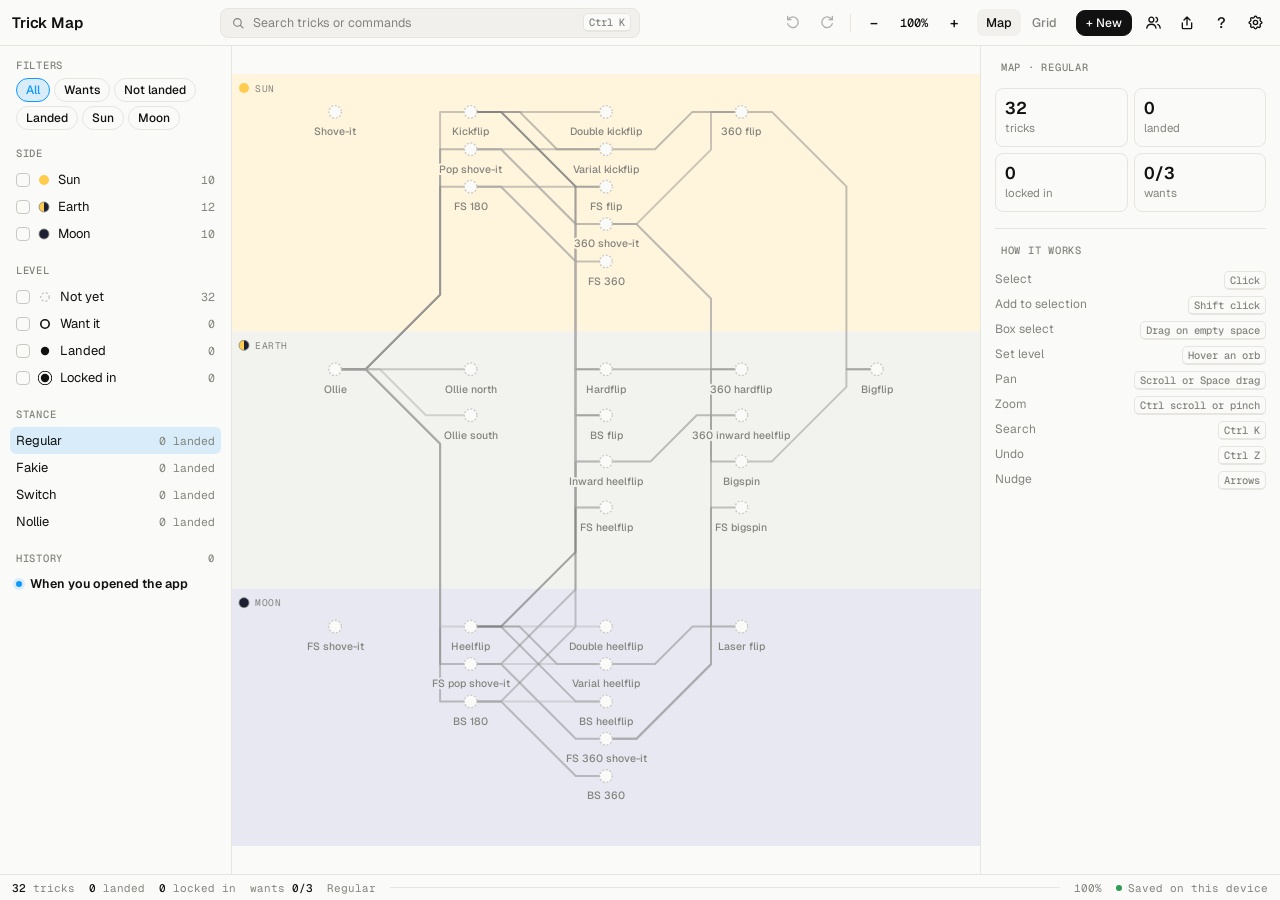
<file: index.html>
<!doctype html>
<html lang="en">
<head>
<meta charset="utf-8">
<meta name="viewport" content="width=device-width,initial-scale=1,viewport-fit=cover">
<meta name="theme-color" content="#111110" media="(prefers-color-scheme: dark)">
<meta name="theme-color" content="#fafaf8" media="(prefers-color-scheme: light)">
<meta name="apple-mobile-web-app-capable" content="yes">
<meta name="mobile-web-app-capable" content="yes">
<meta name="apple-mobile-web-app-status-bar-style" content="black-translucent">
<meta name="apple-mobile-web-app-title" content="Trick Map">
<meta name="description" content="Map your flatground skate tricks: Sun, Earth and Moon.">
<title>Trick Map</title>
<link rel="manifest" href="manifest.webmanifest">
<link rel="apple-touch-icon" href="icons/apple-touch-icon.png">
<link rel="icon" type="image/png" href="icons/icon-192.png">
<link rel="preconnect" href="https://fonts.googleapis.com">
<link rel="preconnect" href="https://fonts.gstatic.com" crossorigin>
<link rel="stylesheet" href="https://fonts.googleapis.com/css2?family=Geist:wght@400;500;600&family=Geist+Mono:wght@400;500&display=swap">
<link rel="stylesheet" href="css/base.css">
<link rel="stylesheet" href="css/components.css">
<link rel="stylesheet" href="css/app.css">
<script>
  // Phone or PC layout, decided before first paint.
  document.documentElement.classList.add(matchMedia("(pointer: coarse)").matches && !matchMedia("(hover: hover)").matches ? "phone" : "pc");
</script>
<script type="module" src="js/app/main.js"></script>
</head>
<body class="px">
<header class="px-bar">
  <h1 class="px-title">Trick Map</h1>
  <button class="px-search" type="button" id="searchBtn" aria-label="Search tricks and commands">
    <svg width="14" height="14" viewBox="0 0 24 24" aria-hidden="true"><circle cx="11" cy="11" r="6.5" fill="none" stroke="currentColor" stroke-width="2"/><path d="M16 16l4.5 4.5" stroke="currentColor" stroke-width="2" stroke-linecap="round"/></svg>
    <span>Search tricks or commands</span><kbd id="searchKbd">⌘K</kbd>
  </button>
  <div class="px-bar-r">
    <button class="px-ib" type="button" id="searchIcon" aria-label="Search tricks and commands"><svg width="16" height="16" viewBox="0 0 24 24" aria-hidden="true"><circle cx="11" cy="11" r="6.5" fill="none" stroke="currentColor" stroke-width="2"/><path d="M16 16l4.5 4.5" stroke="currentColor" stroke-width="2" stroke-linecap="round"/></svg></button>
    <button class="px-ib" type="button" id="undoBtn" aria-label="Undo"><svg width="16" height="16" viewBox="0 0 24 24" aria-hidden="true"><path d="M9 7H4V2M4.5 7.5A8 8 0 1 1 4 13" fill="none" stroke="currentColor" stroke-width="2" stroke-linecap="round" stroke-linejoin="round"/></svg></button>
    <button class="px-ib" type="button" id="redoBtn" aria-label="Redo"><svg width="16" height="16" viewBox="0 0 24 24" aria-hidden="true"><path d="M15 7h5V2M19.5 7.5A8 8 0 1 0 20 13" fill="none" stroke="currentColor" stroke-width="2" stroke-linecap="round" stroke-linejoin="round"/></svg></button>
    <span class="px-sep"></span>
    <div class="px-zoom" id="zoomCtl">
      <button class="px-ib" type="button" data-zoom="-1" aria-label="Zoom out">−</button>
      <button class="px-zv" type="button" data-zoom="fit" title="Zoom to fit (F)">100%</button>
      <button class="px-ib" type="button" data-zoom="1" aria-label="Zoom in">+</button>
    </div>
    <button class="px-ib px-selmode" type="button" id="selMode" aria-pressed="false" aria-label="Select several">
      <svg width="16" height="16" viewBox="0 0 24 24" aria-hidden="true"><rect x="3.5" y="3.5" width="17" height="17" rx="2" fill="none" stroke="currentColor" stroke-width="1.8" stroke-dasharray="3 2.5"/><path d="M10 10l8 3-3.5 1.5L13 18z" fill="currentColor"/></svg>
    </button>
    <div class="seg px-views" id="views" role="group" aria-label="View"></div>
    <button class="btn primary small" type="button" id="newTrick" aria-label="New trick">+ New</button>
    <button class="px-ib" type="button" id="friendsBtn" aria-label="Friends" title="Friends">
      <svg width="17" height="17" viewBox="0 0 24 24" fill="none" stroke="currentColor" stroke-width="1.9" stroke-linecap="round" stroke-linejoin="round" aria-hidden="true"><circle cx="9" cy="8" r="3.5"/><path d="M2.5 20c.6-3.6 3.2-5.5 6.5-5.5s5.9 1.9 6.5 5.5"/><path d="M15.5 4.7a3.5 3.5 0 0 1 0 6.6M18 14.8c2 .7 3.2 2.5 3.5 5.2"/></svg>
    </button>
    <button class="px-ib" type="button" id="shareBtn" aria-label="Share story image or profile card">
      <svg width="16" height="16" viewBox="0 0 24 24" fill="none" stroke="currentColor" stroke-width="2" stroke-linecap="round" stroke-linejoin="round" aria-hidden="true"><path d="M12 3v12M7.5 7.5 12 3l4.5 4.5"/><path d="M5 12v7a1.5 1.5 0 0 0 1.5 1.5h11A1.5 1.5 0 0 0 19 19v-7"/></svg>
    </button>
    <button class="px-ib" type="button" id="helpBtn" aria-label="Keyboard shortcuts">?</button>
    <div class="gearwrap">
      <button class="px-ib gear" type="button" aria-label="Settings" aria-expanded="false">
        <svg width="17" height="17" viewBox="0 0 24 24" fill="none" stroke="currentColor" stroke-width="1.9" stroke-linecap="round" stroke-linejoin="round" aria-hidden="true"><path d="M10.3 4.3c.4-1.7 3-1.7 3.4 0a1.7 1.7 0 0 0 2.6 1.1c1.5-.9 3.3.8 2.4 2.4a1.7 1.7 0 0 0 1 2.5c1.8.4 1.8 3 0 3.4a1.7 1.7 0 0 0-1 2.6c.9 1.5-.9 3.3-2.4 2.4a1.7 1.7 0 0 0-2.6 1c-.4 1.8-3 1.8-3.4 0a1.7 1.7 0 0 0-2.6-1c-1.5.9-3.3-.9-2.4-2.4a1.7 1.7 0 0 0-1-2.6c-1.8-.4-1.8-3 0-3.4a1.7 1.7 0 0 0 1-2.5c-.9-1.6.9-3.3 2.4-2.4a1.7 1.7 0 0 0 2.6-1.1z"/><circle cx="12" cy="12" r="3"/></svg>
        <span class="dot" hidden></span>
      </button>
      <div class="settings" hidden></div>
    </div>
  </div>
</header>

<div class="px-main">
  <aside class="px-side" id="side" aria-label="Filters and history"></aside>
  <main class="px-canvas" id="canvas">
    <div class="px-map" id="map"></div>
    <div class="px-grid" id="grid" hidden></div>
  </main>
  <aside class="px-insp" id="insp" aria-label="Inspector"></aside>
</div>
<footer class="px-status" id="status" aria-live="polite"></footer>
<div class="px-toast" id="toast" role="status" aria-live="polite"></div>
<noscript>Trick Map needs JavaScript turned on.</noscript>
</body>
</html>
</file>
<file: css/base.css>
/* Design tokens and shared controls for Trick Map and the lab versions. */
:root {
  --bg: #fafaf8;
  --fg: #111111;
  --muted: #84847e;
  --faint: #c9c8c2;
  --line: #e6e5e0;
  --chip: #f1f0ec;
  --sheet: #ffffff;
  --sunband: #fff4dc;
  --earthband: #f2f2ee;
  --moonband: #e7e8f1;
  --danger: #d6402f;
  --ok: #2f9a52;
  --shadow: 0 12px 36px rgba(0, 0, 0, .18);
  --sans: "Geist", system-ui, -apple-system, "Segoe UI", sans-serif;
  --mono: "Geist Mono", ui-monospace, Menlo, monospace;
  --safe-t: env(safe-area-inset-top, 0px);
  --safe-r: env(safe-area-inset-right, 0px);
  --safe-b: env(safe-area-inset-bottom, 0px);
  --safe-l: env(safe-area-inset-left, 0px);
  color-scheme: light;
}
@media (prefers-color-scheme: dark) {
  :root:not([data-theme="light"]) {
    --bg: #111110; --fg: #f0f0ec; --muted: #8e8e88; --faint: #4b4b47; --line: #272725; --chip: #1c1c1a; --sheet: #1a1a19;
    --sunband: #241f13; --earthband: #171716; --moonband: #12131c; --danger: #ff6a5a; --ok: #4cc174;
    --shadow: 0 12px 36px rgba(0, 0, 0, .5);
    color-scheme: dark;
  }
}
:root[data-theme="dark"] {
  --bg: #111110; --fg: #f0f0ec; --muted: #8e8e88; --faint: #4b4b47; --line: #272725; --chip: #1c1c1a; --sheet: #1a1a19;
  --sunband: #241f13; --earthband: #171716; --moonband: #12131c; --danger: #ff6a5a; --ok: #4cc174;
  --shadow: 0 12px 36px rgba(0, 0, 0, .5);
  color-scheme: dark;
}

*, *::before, *::after { box-sizing: border-box; }
html { -webkit-text-size-adjust: 100%; -webkit-tap-highlight-color: transparent; }
body { margin: 0; background: var(--bg); color: var(--fg); font: 14px/1.45 var(--sans); }
[hidden] { display: none !important; }
button, input, select, textarea { font: inherit; color: inherit; }
button { cursor: pointer; }
button:focus-visible, input:focus-visible, select:focus-visible, textarea:focus-visible, a:focus-visible, summary:focus-visible {
  outline: 2px solid var(--fg); outline-offset: 2px;
}

.mono { font-family: var(--mono); font-size: 11px; color: var(--muted); text-transform: uppercase; letter-spacing: .06em; }
.hint { font-size: 12px; color: var(--muted); margin: 0; }
.hint.error { color: var(--danger); }

.seg { display: flex; gap: 2px; flex-wrap: wrap; align-items: center; }
.seg button { border: 0; background: none; color: var(--muted); font: 500 13px var(--sans); padding: 6px 10px; border-radius: 7px; }
.seg button[aria-pressed="true"] { color: var(--fg); background: var(--chip); }

.btn {
  display: inline-flex; align-items: center; justify-content: center; gap: 6px;
  border: 1px solid var(--line); background: none; color: var(--fg); border-radius: 9px;
  padding: 7px 12px; font: 500 13px var(--sans); text-decoration: none; white-space: nowrap;
}
.btn.primary { background: var(--fg); color: var(--bg); border-color: var(--fg); }
.btn.danger { color: var(--danger); }
.btn.small { padding: 4px 9px; font-size: 12px; }
.btn:disabled { opacity: .45; cursor: default; }

.chips { display: flex; flex-wrap: wrap; gap: 5px; }
.chip {
  border: 1px solid var(--line); background: none; color: var(--fg); border-radius: 999px;
  padding: 4px 10px; font: 500 12px var(--sans); display: inline-flex; gap: 5px; align-items: center;
}
.chip i { width: 8px; height: 8px; border-radius: 50%; flex: 0 0 auto; }
.chip:disabled { opacity: .4; cursor: default; }

.legend { display: flex; gap: 14px; flex-wrap: wrap; font-size: 12px; color: var(--muted); align-items: center; }
.legend span { display: inline-flex; align-items: center; gap: 5px; }

/* Level picker (hover on PC, hold on phone) */
.pop {
  position: fixed; z-index: 60; background: var(--sheet); border: 1px solid var(--line); border-radius: 12px;
  box-shadow: var(--shadow); padding: 7px; display: flex; flex-direction: column; gap: 6px; width: max-content; max-width: calc(100vw - 16px);
}
.pop .pt { font-size: 12px; font-weight: 600; padding: 0 2px; }
.pop .pt span { color: var(--muted); font-weight: 500; }
.pop .pt.warn { color: var(--danger); }
.pop .pr { display: flex; gap: 3px; }
.pop button {
  border: 1px solid var(--line); background: none; color: var(--fg); border-radius: 8px; padding: 7px 9px;
  font: 500 12px var(--sans); white-space: nowrap;
}
.pop button[aria-pressed="true"] { background: var(--fg); color: var(--bg); border-color: var(--fg); }
.pop button small { opacity: .6; font-size: 11px; }

@media (prefers-reduced-motion: reduce) {
  *, *::before, *::after { animation-duration: .01ms !important; animation-iteration-count: 1 !important; transition-duration: .01ms !important; scroll-behavior: auto !important; }
}
</file>
<file: css/components.css>
/* Components: map view, stance grid, bottom sheet, trick breakdown, foot
   editor, restore points and the ingredient editor. */

/* ---------- map view ---------- */
.mv { position: relative; overflow: hidden; touch-action: none; overscroll-behavior: contain; }
.mv svg { display: block; -webkit-user-select: none; user-select: none; -webkit-touch-callout: none; }
.mv text { font-family: var(--sans); }
.mv .mv-bandtext { font-family: var(--mono); fill: var(--muted); letter-spacing: .6px; }
.mv .orb { cursor: grab; touch-action: none; }
.mv .orb.dragging { cursor: grabbing; }
.mv-marquee { position: absolute; border: 1px solid var(--acc, var(--fg)); background: color-mix(in srgb, var(--acc, var(--fg)) 12%, transparent); pointer-events: none; z-index: 3; }

/* ---------- stance grid ---------- */
.grid { display: flex; flex-direction: column; min-width: 340px; }
.grow { display: grid; grid-template-columns: minmax(0, 1fr) repeat(4, 60px); align-items: center; border-bottom: 1px solid var(--line); }
.ghead { position: sticky; top: 0; z-index: 1; background: var(--bg); font: 500 11px var(--mono); color: var(--muted); text-transform: uppercase; letter-spacing: .05em; padding: 8px 0; }
.ghead span { text-align: center; }
.ghead .on { color: var(--fg); }
.gband { display: flex; align-items: center; gap: 6px; font: 500 11px var(--mono); text-transform: uppercase; letter-spacing: .06em; color: var(--muted); padding: 12px 12px 6px; }
.gband.sun { background: var(--sunband); }
.gband.earth { background: var(--earthband); }
.gband.moon { background: var(--moonband); }
.gname { display: flex; align-items: center; gap: 8px; border: 0; background: none; color: var(--fg); font: 500 14px var(--sans); text-align: left; padding: 14px 12px; min-width: 0; }
.gname span { overflow: hidden; text-overflow: ellipsis; white-space: nowrap; }
.gname i { width: 9px; height: 9px; border-radius: 50%; flex: 0 0 auto; }
.gcell { border: 0; background: none; display: grid; place-items: center; height: 52px; -webkit-touch-callout: none; user-select: none; }
.gcell:hover { background: var(--chip); }
.gempty { padding: 28px 16px; color: var(--muted); text-align: center; }
@media (max-width: 560px) {
  .grow { grid-template-columns: minmax(0, 1fr) repeat(4, 48px); }
  .gname { font-size: 13px; padding: 12px 8px 12px 12px; }
  .gname span { white-space: normal; overflow: visible; line-height: 1.25; }
  .ghead { font-size: 10px; }
}

/* ---------- bottom sheet ---------- */
.sheet {
  position: fixed; left: 0; right: 0; bottom: 0; z-index: 40; background: var(--sheet); border-top: 1px solid var(--line);
  border-radius: 18px 18px 0 0; box-shadow: 0 -10px 40px rgba(0, 0, 0, .18); max-height: 72vh; overflow-y: auto; overscroll-behavior: contain;
  padding: 6px max(16px, var(--safe-r)) calc(18px + var(--safe-b)) max(16px, var(--safe-l));
  transform: translateY(100%); transition: transform .32s cubic-bezier(.32, .72, 0, 1);
}
.sheet.open { transform: none; }
.sheet.dragging { transition: none; }
.sheet .grab { display: block; width: 100%; height: 22px; border: 0; background: none; padding: 0; cursor: grab; touch-action: none; }
.sheet .grab::before { content: ""; display: block; width: 38px; height: 5px; border-radius: 3px; background: var(--faint); margin: 7px auto 0; }
.sheet.dialog { z-index: 50; box-shadow: 0 -10px 40px rgba(0, 0, 0, .18), 0 0 0 100vmax rgba(0, 0, 0, .4); }

/* ---------- trick breakdown ---------- */
.sin { max-width: 620px; margin: 0 auto; display: flex; flex-direction: column; gap: 16px; }
.shead { display: flex; gap: 10px; align-items: flex-start; justify-content: space-between; }
.shead h2 { margin: 2px 0 0; font-size: 19px; font-weight: 600; }
.nameinput { font: 600 19px var(--sans); color: var(--fg); background: none; border: 0; border-bottom: 1px dashed var(--faint); padding: 2px 0; width: 100%; min-width: 0; }
.x { border: 0; background: none; color: var(--muted); font-size: 26px; line-height: 1; padding: 0 4px; }
.sec { display: flex; flex-direction: column; gap: 7px; }
.sec + .sec { border-top: 1px solid var(--line); padding-top: 14px; }
.side { display: grid; grid-template-columns: repeat(3, 1fr); gap: 4px; }
.side button { border: 1px solid var(--line); background: none; color: var(--fg); border-radius: 8px; padding: 8px 4px; font: 500 13px var(--sans); }
.side button[aria-pressed="true"] { background: var(--fg); color: var(--bg); border-color: var(--fg); }
.ing { display: flex; align-items: center; gap: 10px; padding: 7px 0; border-bottom: 1px solid var(--line); }
.ing i { width: 10px; height: 10px; border-radius: 50%; flex: 0 0 auto; }
.ing .nm { flex: 1; min-width: 0; }
.ing small { color: var(--muted); font-size: 11px; margin-left: 6px; }
.step { display: flex; align-items: center; gap: 2px; }
.step button { width: 30px; height: 30px; border: 1px solid var(--line); background: none; color: var(--fg); border-radius: 8px; font: 500 15px var(--sans); }
.step button:disabled { opacity: .35; }
.step span { width: 24px; text-align: center; font: 500 13px var(--mono); }
.addrow { display: flex; gap: 6px; }
.addrow select { flex: 1; min-width: 0; font: 500 13px var(--sans); padding: 7px 8px; border-radius: 8px; border: 1px solid var(--line); background: var(--bg); color: var(--fg); }
.row { display: flex; gap: 8px; flex-wrap: wrap; }

/* ---------- foot editor ---------- */
.deck { width: 100%; max-width: 520px; display: block; border-radius: 14px; background: #e9a800; touch-action: none; }
.deck .shoe { cursor: grab; touch-action: none; }
.deck .shoe.on .sole { stroke: var(--acc, #0d99ff); stroke-width: 4.5; }
.footctl { display: flex; align-items: center; gap: 10px; flex-wrap: wrap; }
.footctl input[type=range] { flex: 1; min-width: 140px; accent-color: var(--fg); }

/* ---------- restore points and restore dialog ---------- */
.points { display: flex; flex-direction: column; }
.point { display: flex; align-items: center; justify-content: space-between; gap: 10px; padding: 11px 0; border-bottom: 1px solid var(--line); }
.point div { min-width: 0; }
.point b { display: block; font-weight: 600; font-size: 14px; }
.point span { font-size: 12px; color: var(--muted); }
.summary { display: grid; grid-template-columns: repeat(3, 1fr); gap: 8px; }
.summary div { border: 1px solid var(--line); border-radius: 10px; padding: 10px; }
.summary b { display: block; font: 600 20px var(--sans); font-variant-numeric: tabular-nums; }
.summary span { font-size: 12px; color: var(--muted); }

/* ---------- ingredient editor ---------- */
.irows { display: flex; flex-direction: column; gap: 6px; }
.irow { display: grid; grid-template-columns: minmax(0, 1fr) 112px 30px; gap: 6px; align-items: center; }
.irow input[type=text], .irow select { font: 500 13px var(--sans); padding: 7px 8px; border-radius: 8px; border: 1px solid var(--line); background: var(--bg); color: var(--fg); min-width: 0; width: 100%; }
input[type=color] { width: 32px; height: 30px; border: 0; padding: 0; background: none; cursor: pointer; }
.del { border: 0; background: none; color: var(--muted); font-size: 18px; }
.sidecolors { display: flex; gap: 14px; flex-wrap: wrap; font-size: 13px; }
.sidecolors label { display: flex; align-items: center; gap: 6px; }
@media (max-width: 560px) { .irow { grid-template-columns: minmax(0, 1fr) 92px 28px; } }
</file>
<file: css/app.css>
/* Trick Map app layout (px- classes).
   PC: toolbar, filters on the left, the map, the inspector on the right and
   a status bar. Phone or narrow window (.compact): toolbar, a row of filter chips, the map
   full screen, and the inspector in a bottom sheet. */

.px {
  --acc: #0d99ff;
  --acc-soft: color-mix(in srgb, #0d99ff 14%, transparent);
  --hover: color-mix(in srgb, var(--fg) 6%, transparent);
  height: 100dvh; overflow: hidden; display: grid; grid-template-rows: auto minmax(0, 1fr) auto; font-size: 13px;
}
html:has(body.px) { height: 100%; overflow: hidden; overscroll-behavior: none; }

/* ---------- toolbar ---------- */
.px-bar {
  display: grid; grid-template-columns: auto minmax(120px, 1fr) auto; align-items: center; gap: 10px;
  height: calc(46px + var(--safe-t)); padding: var(--safe-t) max(10px, var(--safe-r)) 0 max(12px, var(--safe-l));
  border-bottom: 1px solid var(--line); background: var(--bg); position: relative; z-index: 20;
}
.px-title { margin: 0; font: 600 15px var(--sans); letter-spacing: -.01em; white-space: nowrap; overflow: hidden; text-overflow: ellipsis; min-width: 0; }
.px-bar-r { display: flex; align-items: center; justify-content: flex-end; gap: 4px; min-width: 0; }
.px-search {
  display: flex; align-items: center; gap: 8px; height: 30px; padding: 0 8px 0 10px; border: 1px solid var(--line); border-radius: 8px;
  background: var(--chip); color: var(--muted); font: 400 12.5px var(--sans); width: 100%; max-width: 420px; justify-self: center; text-align: left;
}
.px-search span { flex: 1; overflow: hidden; text-overflow: ellipsis; white-space: nowrap; }
.px-search:hover { color: var(--fg); }
kbd { font: 500 10.5px var(--mono); color: var(--muted); border: 1px solid var(--line); border-bottom-width: 2px; border-radius: 5px; padding: 1px 5px; background: var(--bg); white-space: nowrap; }
.px-ib { position: relative; width: 30px; height: 30px; display: grid; place-items: center; border: 0; border-radius: 7px; background: none; color: var(--fg); font: 500 15px var(--sans); flex: 0 0 auto; }
.px-ib:hover:not(:disabled) { background: var(--hover); }
.px-ib:disabled { opacity: .32; cursor: default; }
.px-ib[aria-pressed="true"], .px-ib[aria-expanded="true"] { background: var(--acc-soft); color: var(--acc); }
.px-sep { width: 1px; height: 18px; background: var(--line); margin: 0 4px; }
.px-zoom { display: flex; align-items: center; }
.px-zv { border: 0; background: none; color: var(--fg); font: 500 12px var(--mono); width: 50px; height: 30px; border-radius: 7px; }
.px-zv:hover { background: var(--hover); }
.px-views { margin: 0 4px; flex-wrap: nowrap; }
.px-views button { padding: 5px 9px; font-size: 12.5px; }
.px-selmode, #searchIcon { display: none; }
#newTrick { margin: 0 2px; }

/* ---------- three panes ---------- */
.px-main { display: grid; grid-template-columns: 232px minmax(0, 1fr) 300px; min-height: 0; }
.px-side, .px-insp { overflow-y: auto; background: var(--bg); min-height: 0; overscroll-behavior: contain; }
.px-side { border-right: 1px solid var(--line); padding: 12px 10px 24px; display: flex; flex-direction: column; gap: 16px; }
.px-insp { border-left: 1px solid var(--line); padding: 14px 14px 28px; display: flex; flex-direction: column; gap: 16px; }
.px-canvas { position: relative; min-width: 0; min-height: 0; background: var(--bg); }
.px-map { position: absolute; inset: 0; }
.px-grid { position: absolute; inset: 0; overflow: auto; -webkit-overflow-scrolling: touch; }

.px-h { font: 500 10.5px var(--mono); text-transform: uppercase; letter-spacing: .07em; color: var(--muted); padding: 0 6px 6px; display: flex; justify-content: space-between; align-items: center; }
.px-h button { border: 0; background: none; color: var(--muted); font: 500 10.5px var(--mono); text-transform: uppercase; letter-spacing: .07em; padding: 0; }
.px-h button:hover { color: var(--fg); }
.px-opt {
  display: flex; align-items: center; gap: 8px; width: 100%; border: 0; background: none; color: var(--fg); text-align: left;
  font: 400 13px var(--sans); padding: 5px 6px; border-radius: 6px; white-space: nowrap;
}
.px-opt:hover { background: var(--hover); }
.px-opt[aria-pressed="true"] { background: var(--acc-soft); }
.px-opt .n { margin-left: auto; font: 400 11.5px var(--mono); color: var(--muted); }
.px-opt .box { width: 14px; height: 14px; border-radius: 4px; border: 1.5px solid var(--faint); flex: 0 0 auto; display: grid; place-items: center; }
.px-opt[aria-pressed="true"] .box { background: var(--acc); border-color: var(--acc); }
.px-opt[aria-pressed="true"] .box::after { content: ""; width: 7px; height: 4px; border: 2px solid #fff; border-top: 0; border-right: 0; transform: rotate(-45deg) translate(1px, -1px); }
.px-opt svg { flex: 0 0 auto; }
.px-presets { display: flex; flex-wrap: wrap; gap: 4px; padding: 0 6px; }
.px-presets button { border: 1px solid var(--line); background: none; color: var(--fg); border-radius: 999px; padding: 3px 9px; font: 500 12px var(--sans); }
.px-presets button:hover { background: var(--hover); }
.px-presets button[aria-pressed="true"] { border-color: var(--acc); color: var(--acc); background: var(--acc-soft); }

.px-hist { display: flex; flex-direction: column; }
.px-hist button { display: flex; gap: 8px; align-items: center; border: 0; background: none; color: var(--fg); font: 400 12.5px var(--sans); padding: 4px 6px; border-radius: 6px; text-align: left; }
.px-hist button:hover { background: var(--hover); }
.px-hist button::before { content: ""; width: 6px; height: 6px; border-radius: 50%; background: var(--faint); flex: 0 0 auto; }
.px-hist button.now { font-weight: 600; }
.px-hist button.now::before { background: var(--acc); box-shadow: 0 0 0 3px var(--acc-soft); }
.px-hist button.redo { color: var(--muted); }
.px-hist button.redo::before { background: none; border: 1px solid var(--faint); }
.px-hist span { overflow: hidden; text-overflow: ellipsis; white-space: nowrap; }
.px-empty { color: var(--muted); font-size: 12.5px; padding: 0 6px; }

/* ---------- inspector ---------- */
.px-sec { display: flex; flex-direction: column; gap: 8px; }
.px-sec + .px-sec { border-top: 1px solid var(--line); padding-top: 14px; }
.px-title-in { display: flex; flex-direction: column; gap: 2px; }
.px-title-in input { font: 600 17px var(--sans); color: var(--fg); background: none; border: 1px solid transparent; border-radius: 6px; padding: 3px 5px; margin: 0 -6px; width: calc(100% + 12px); }
.px-title-in input:hover { border-color: var(--line); }
.px-title-in input:focus { border-color: var(--acc); outline: none; }
.px-title-in b { font: 600 17px var(--sans); }
.px-key { font: 400 11.5px var(--mono); color: var(--muted); }
.px-kv { display: grid; grid-template-columns: 70px minmax(0, 1fr); gap: 6px 8px; align-items: center; }
.px-kv > span { color: var(--muted); font-size: 12px; }
.px-feet .deck { max-width: none; border-radius: 10px; }
.px-feet .footctl { gap: 8px; margin-top: 8px; }
.px-feet .footctl input[type=range] { min-width: 120px; }
.px-seg3 { display: grid; grid-template-columns: repeat(3, 1fr); gap: 2px; background: var(--chip); border-radius: 7px; padding: 2px; }
.px-seg3 button { border: 0; background: none; color: var(--muted); font: 500 12px var(--sans); padding: 4px; border-radius: 5px; }
.px-seg3 button[aria-pressed="true"] { background: var(--bg); color: var(--fg); box-shadow: 0 1px 2px rgba(0, 0, 0, .2); }
.px-lv { display: grid; grid-template-columns: 1fr; gap: 2px; }
.px-lvrow { display: flex; align-items: center; gap: 8px; padding: 4px 6px; border-radius: 6px; font-size: 12.5px; cursor: default; -webkit-user-select: none; user-select: none; -webkit-touch-callout: none; }
.px-lvrow:hover { background: var(--hover); }
.px-lvrow .st { width: 54px; color: var(--muted); }
.px-lvrow.cur .st { color: var(--fg); font-weight: 500; }
.px-chips { display: flex; flex-wrap: wrap; gap: 4px; }
.px-chips .chip { font-size: 11.5px; padding: 3px 8px; }
.px-align { display: grid; grid-template-columns: repeat(4, 1fr); gap: 4px; }
.px-align button { height: 30px; border: 1px solid var(--line); background: none; color: var(--fg); border-radius: 6px; display: grid; place-items: center; }
.px-align button:hover:not(:disabled) { background: var(--hover); }
.px-align button:disabled { opacity: .3; }
.px-actions { display: flex; flex-wrap: wrap; gap: 6px; }
.px-actions .btn { font-size: 12px; padding: 5px 9px; }
.px-stat { display: grid; grid-template-columns: 1fr 1fr; gap: 6px; }
.px-stat div { border: 1px solid var(--line); border-radius: 8px; padding: 8px 9px; }
.px-stat b { display: block; font: 600 17px var(--sans); font-variant-numeric: tabular-nums; }
.px-stat span { font-size: 11.5px; color: var(--muted); }
.px-tips { display: flex; flex-direction: column; gap: 6px; color: var(--muted); font-size: 12px; }
.px-tips div { display: flex; justify-content: space-between; gap: 8px; }
.sheet .px-insp-body { display: flex; flex-direction: column; gap: 14px; padding-bottom: 8px; }

/* ---------- status bar ---------- */
.px-status {
  display: flex; align-items: center; gap: 14px; height: calc(26px + var(--safe-b)); padding: 0 max(12px, var(--safe-r)) var(--safe-b) max(12px, var(--safe-l));
  border-top: 1px solid var(--line); background: var(--bg); font: 400 11px var(--mono); color: var(--muted); white-space: nowrap; overflow: hidden;
}
.px-status b { color: var(--fg); font-weight: 500; }
.px-status .grow { flex: 1; }
.px-status .ok::before { content: ""; display: inline-block; width: 6px; height: 6px; border-radius: 50%; background: var(--ok); margin-right: 6px; vertical-align: 1px; }
.px-status .warn { color: var(--danger); }

/* ---------- map ---------- */
.px.panning .px-map, .px.panning .px-map .orb { cursor: grab; }
.px-selring { fill: none; stroke: var(--acc); stroke-width: 2; }

/* ---------- command palette and shortcuts ---------- */
.px-pal { position: fixed; inset: 0; z-index: 70; display: flex; justify-content: center; align-items: flex-start; padding: calc(70px + var(--safe-t)) 12px 12px; background: rgba(0, 0, 0, .35); }
.px-pal-box { width: min(620px, 100%); background: var(--sheet); border: 1px solid var(--line); border-radius: 12px; box-shadow: 0 24px 80px rgba(0, 0, 0, .45); overflow: hidden; display: flex; flex-direction: column; max-height: min(520px, calc(100dvh - 100px)); animation: px-in .14s ease-out; }
@keyframes px-in { from { transform: translateY(-6px) scale(.985); opacity: 0; } }
.px-pal-in { display: flex; align-items: center; gap: 10px; padding: 0 14px; border-bottom: 1px solid var(--line); }
.px-pal-in input { flex: 1; border: 0; background: none; color: var(--fg); font: 400 15.5px var(--sans); padding: 14px 0; min-width: 0; }
.px-pal-in input:focus { outline: none; }
.px-pal-list { overflow-y: auto; padding: 6px; }
.px-pal-group { font: 500 10.5px var(--mono); text-transform: uppercase; letter-spacing: .07em; color: var(--muted); padding: 8px 8px 4px; }
.px-pal-item { display: flex; align-items: center; gap: 10px; width: 100%; border: 0; background: none; color: var(--fg); text-align: left; font: 400 13.5px var(--sans); padding: 8px 10px; border-radius: 7px; }
.px-pal-item.on { background: var(--acc-soft); }
.px-pal-item .sub { margin-left: auto; color: var(--muted); font-size: 12px; white-space: nowrap; }
.px-pal-item mark { background: none; color: var(--acc); font-weight: 600; }
.px-pal-item i { width: 9px; height: 9px; border-radius: 50%; flex: 0 0 auto; }
.px-pal-item .ic { width: 16px; text-align: center; color: var(--muted); flex: 0 0 auto; }
.px-pal-foot { display: flex; gap: 14px; padding: 8px 14px; border-top: 1px solid var(--line); color: var(--muted); font-size: 11.5px; }
.px-pal-empty { padding: 22px; text-align: center; color: var(--muted); }
.px-keys { display: grid; grid-template-columns: 1fr auto; gap: 8px 18px; padding: 16px; font-size: 13px; }
.px-keys span:nth-child(even) { text-align: right; }

.px-toast { position: fixed; left: 50%; bottom: calc(40px + var(--safe-b)); transform: translate(-50%, 8px); opacity: 0; transition: .18s; z-index: 65; background: var(--fg); color: var(--bg); border-radius: 8px; padding: 7px 12px; font-size: 12.5px; pointer-events: none; max-width: 90vw; text-align: center; }
.px-toast.on { opacity: 1; transform: translate(-50%, 0); }
.px-toast b { font-weight: 600; }

/* ---------- settings (gear) ---------- */
.gearwrap { position: relative; }
.gear .dot { position: absolute; top: 4px; right: 4px; width: 7px; height: 7px; border-radius: 50%; background: var(--danger); box-shadow: 0 0 0 2px var(--bg); }
.settings {
  position: absolute; right: 0; top: 38px; z-index: 55; background: var(--sheet); border: 1px solid var(--line); border-radius: 14px;
  box-shadow: var(--shadow); padding: 14px; display: flex; flex-direction: column; gap: 12px; width: 320px; max-width: calc(100vw - 20px);
  max-height: calc(100dvh - 70px); overflow-y: auto; overscroll-behavior: contain; font-size: 14px;
}
.prefs { display: flex; flex-direction: column; gap: 8px; }
.prefs .seg { flex-wrap: nowrap; }
.prefs .seg .mono { width: 62px; flex: 0 0 auto; }
.setsec { display: flex; flex-direction: column; gap: 8px; border-top: 1px solid var(--line); padding-top: 12px; }
.setsec .row .btn { flex: 1; }
.linkrow { display: flex; justify-content: space-between; align-items: center; width: 100%; border: 0; background: none; color: var(--fg); padding: 4px 0; font: 500 13px var(--sans); text-decoration: none; text-align: left; }
.linkrow::after { content: "›"; color: var(--muted); font-size: 18px; line-height: 1; }
.backupstate { display: flex; gap: 8px; align-items: flex-start; font-size: 12.5px; }
.backupstate b { font-weight: 600; }
.backupstate.warn::before { content: ""; flex: 0 0 auto; width: 8px; height: 8px; margin-top: 5px; border-radius: 50%; background: var(--danger); }
.savestate { font-size: 12px; color: var(--muted); margin: 0; }
.savestate.error { color: var(--danger); }
.settings .legend { display: grid; grid-template-columns: 1fr 1fr; gap: 10px 14px; }

/* ---------- ingredients and share sheets ---------- */
.ing-editor { display: flex; flex-direction: column; gap: 12px; }
.sheet.sharesheet { max-height: 92vh; }
.share { max-width: 880px; }
.share-kind { align-self: flex-start; }
.share-grid { display: grid; grid-template-columns: minmax(0, 320px) minmax(0, 1fr); gap: 20px; align-items: start; }
.share-art { border-radius: 16px; overflow: hidden; border: 1px solid var(--line); box-shadow: 0 12px 40px rgba(0, 0, 0, .3); }
.share-art svg { display: block; width: 100%; height: auto; }
.share-side { display: flex; flex-direction: column; gap: 14px; min-width: 0; }
.share-fields { display: grid; grid-template-columns: minmax(0, 1fr) minmax(0, 1fr); gap: 8px; }
.share-field { display: flex; flex-direction: column; gap: 5px; }
.share-field input { font: 500 14px var(--sans); color: var(--fg); background: var(--chip); border: 1px solid var(--line); border-radius: 9px; padding: 9px 11px; width: 100%; min-width: 0; }
.share-field input:focus { outline: none; border-color: var(--fg); }
.share-themes { display: flex; gap: 6px; flex-wrap: wrap; }
.share-theme { display: flex; align-items: center; gap: 7px; border: 1px solid var(--line); background: none; color: var(--fg); border-radius: 999px; padding: 4px 11px 4px 5px; font: 500 12.5px var(--sans); }
.share-theme i { width: 18px; height: 18px; border-radius: 50%; border: 1px solid var(--line); }
.share-theme[aria-pressed="true"] { border-color: var(--fg); background: var(--hover); }
.share .row .btn { padding: 9px 14px; font-size: 13.5px; }
@media (max-width: 680px) {
  .share-grid { grid-template-columns: minmax(0, 1fr); gap: 14px; }
  .share-art.story { width: min(100%, calc(44vh * .5625)); margin: 0 auto; }
  .share-art.card { width: min(100%, calc(44vh * .8)); margin: 0 auto; }
}

/* ---------- friends sheet ---------- */
.sheet.friendsheet { max-height: 88vh; }
.friends { max-width: 560px; }
.friends p { margin: 0; }
.fr-invite { display: flex; align-items: center; gap: 10px; border: 1px solid var(--acc); background: var(--acc-soft); border-radius: 12px; padding: 10px 12px; }
.fr-invite > div { flex: 1; min-width: 0; display: flex; flex-direction: column; }
.fr-invite b { font-weight: 600; }
.fr-invite span { font: 500 12px var(--mono); color: var(--muted); }
.fr-steps { display: flex; flex-direction: column; gap: 8px; border: 1px solid var(--line); border-radius: 12px; padding: 12px; font-size: 13px; }
.fr-field { display: flex; flex-direction: column; gap: 5px; }
.fr-field input, .fr-add input { font: 500 14px var(--sans); color: var(--fg); background: var(--chip); border: 1px solid var(--line); border-radius: 9px; padding: 9px 11px; width: 100%; min-width: 0; }
.fr-field input:focus, .fr-add input:focus { outline: none; border-color: var(--fg); }
.fr-me { display: flex; align-items: center; justify-content: space-between; gap: 12px; border: 1px solid var(--line); border-radius: 12px; padding: 12px 14px; }
.fr-me > div { display: flex; flex-direction: column; gap: 2px; min-width: 0; }
.fr-code { border: 0; background: none; color: var(--fg); padding: 0; font: 600 22px var(--mono); letter-spacing: .06em; text-align: left; white-space: nowrap; }
.fr-add { display: flex; gap: 8px; }
.fr-add input { flex: 1; font-family: var(--mono); text-transform: uppercase; letter-spacing: .06em; }
.fr-add input::placeholder { font-family: var(--sans); text-transform: none; letter-spacing: 0; }
.fr-list { display: flex; flex-direction: column; }
.fr-row { display: flex; align-items: center; border-bottom: 1px solid var(--line); }
.fr-open { flex: 1; min-width: 0; display: flex; align-items: center; gap: 12px; border: 0; background: none; color: var(--fg); padding: 11px 0; text-align: left; }
.fr-av { width: 38px; height: 38px; border-radius: 50%; display: grid; place-items: center; background: var(--fg); color: var(--bg); font: 600 13px var(--sans); flex: 0 0 auto; }
.fr-txt { flex: 1; min-width: 0; display: flex; flex-direction: column; gap: 1px; }
.fr-txt b { font-weight: 600; font-size: 14.5px; }
.fr-txt span { font-size: 12px; color: var(--muted); }
.fr-txt b, .fr-txt span { overflow: hidden; text-overflow: ellipsis; white-space: nowrap; }
.fr-go { color: var(--muted); font-size: 20px; line-height: 1; }
.fr-x { border: 0; background: none; color: var(--muted); font-size: 20px; width: 38px; height: 38px; flex: 0 0 auto; border-radius: 8px; }
.fr-x:hover { color: var(--danger); background: var(--hover); }
.fr-foot { display: flex; flex-direction: column; gap: 10px; padding-top: 4px; }
.fr-foot .btn { align-self: flex-start; }

/* ---------- a friend's map (view only) ---------- */
.fv { position: fixed; inset: 0; z-index: 30; background: var(--bg); display: grid; grid-template-rows: auto auto minmax(0, 1fr); font-size: 13px; }
.fv-bar { display: flex; align-items: center; gap: 8px; height: calc(46px + var(--safe-t)); padding: var(--safe-t) max(10px, var(--safe-r)) 0 max(6px, var(--safe-l)); border-bottom: 1px solid var(--line); }
.fv-who { flex: 1; min-width: 0; display: flex; flex-direction: column; line-height: 1.25; }
.fv-who b { font: 600 15px var(--sans); }
.fv-who span { font-size: 11.5px; color: var(--muted); }
.fv-who b, .fv-who span { overflow: hidden; text-overflow: ellipsis; white-space: nowrap; }
.fv-views { flex-wrap: nowrap; flex: 0 0 auto; }
.fv-views button { padding: 5px 10px; font-size: 12.5px; }
.fv-chips { display: flex; align-items: center; gap: 6px; padding: 8px max(10px, var(--safe-r)) 8px max(10px, var(--safe-l)); border-bottom: 1px solid var(--line); overflow-x: auto; scrollbar-width: none; min-height: 45px; }
.fv-chips::-webkit-scrollbar { display: none; }
.fv-chips .px-fsep { align-self: stretch; }
.fv-ro { margin-left: auto; padding-left: 10px; flex: 0 0 auto; }
.fv-stage { position: relative; min-height: 0; }
.fv-map { position: absolute; inset: 0; }
.fv-grid { position: absolute; inset: 0; overflow: auto; -webkit-overflow-scrolling: touch; overscroll-behavior: contain; }
.fv .mv .orb { cursor: pointer; }
.fv-card {
  position: absolute; z-index: 5; right: max(14px, var(--safe-r)); bottom: calc(14px + var(--safe-b)); width: min(340px, calc(100% - 28px));
  background: var(--sheet); border: 1px solid var(--line); border-radius: 14px; box-shadow: var(--shadow); padding: 12px 14px 14px;
  display: flex; flex-direction: column; gap: 10px; animation: px-in .14s ease-out;
}
.fv-card-top { display: flex; align-items: center; gap: 10px; }
.fv-card-top svg { flex: 0 0 auto; }
.fv-card-top .t { flex: 1; min-width: 0; display: flex; flex-direction: column; }
.fv-card-top .t b { font-size: 15px; font-weight: 600; }
.fv-card-top .t span { font-size: 12px; color: var(--muted); }
.fv-cmp { display: grid; grid-template-columns: auto minmax(0, 1fr) minmax(0, 1fr); gap: 6px 14px; align-items: center; font-size: 12.5px; }
.fv-cmp > b { font: 500 10.5px var(--mono); text-transform: uppercase; letter-spacing: .07em; color: var(--muted); overflow: hidden; text-overflow: ellipsis; white-space: nowrap; }
.fv-cmp .st { color: var(--muted); }
.fv-cmp .st.cur { color: var(--fg); font-weight: 500; }
.fv-cmp .lv { display: flex; align-items: center; gap: 6px; white-space: nowrap; }
.fv-cmp .lv svg { flex: 0 0 auto; }
.fv-cmp .lv.ahead { font-weight: 600; }
@media (max-width: 560px) {
  .fv-card { left: max(10px, var(--safe-l)); right: max(10px, var(--safe-r)); bottom: calc(10px + var(--safe-b)); width: auto; }
}

/* ---------- compact (phone) ---------- */
.px.compact .px-bar { grid-template-columns: minmax(0, 1fr) auto; gap: 6px; }
.px.compact .px-bar-r { gap: 2px; }
.px.compact .px-search { position: absolute; opacity: 0; pointer-events: none; }
.px.compact .px-zoom, .px.compact #helpBtn, .px.compact .px-sep, .px.compact #views { display: none; }
.px.compact #newTrick { padding: 5px 10px; }
.px.compact .px-selmode, .px.compact #searchIcon { display: grid; }
.px.compact .px-main { grid-template-columns: minmax(0, 1fr); grid-template-rows: auto minmax(0, 1fr); }
.px.compact .px-side { flex-direction: row; overflow-x: auto; overflow-y: hidden; border-right: 0; border-bottom: 1px solid var(--line); padding: 8px 10px; gap: 6px; scrollbar-width: none; }
.px.compact .px-side::-webkit-scrollbar { display: none; }
.px.compact .px-insp, .px.compact .px-status { display: none; }
.px.compact .px-toast { top: calc(108px + var(--safe-t)); bottom: auto; }
.px.compact .px-pal-foot { display: none; }
.px.compact .px-pal { padding-top: calc(60px + var(--safe-t)); }
.px-fchip { flex: 0 0 auto; display: inline-flex; align-items: center; gap: 5px; border: 1px solid var(--line); background: none; color: var(--fg); border-radius: 999px; padding: 5px 11px; font: 500 12.5px var(--sans); white-space: nowrap; }
.px-fchip[aria-pressed="true"] { border-color: var(--acc); color: var(--acc); background: var(--acc-soft); }
.px-fsep { flex: 0 0 auto; width: 1px; background: var(--line); margin: 4px 2px; }
.px-selpill { position: absolute; left: 50%; bottom: calc(14px + var(--safe-b)); transform: translateX(-50%); z-index: 6; display: flex; align-items: center; background: var(--fg); color: var(--bg); border-radius: 999px; box-shadow: var(--shadow); }
.px-selpill button { border: 0; background: none; color: inherit; font: 500 13.5px var(--sans); padding: 10px 14px; white-space: nowrap; }
.px-selpill button[data-clear] { padding: 10px 14px 10px 6px; font-size: 18px; line-height: 1; opacity: .7; }
html.phone .settings { position: fixed; top: calc(50px + var(--safe-t)); right: max(10px, var(--safe-r)); max-height: calc(100dvh - 64px - var(--safe-t)); }
</file>
